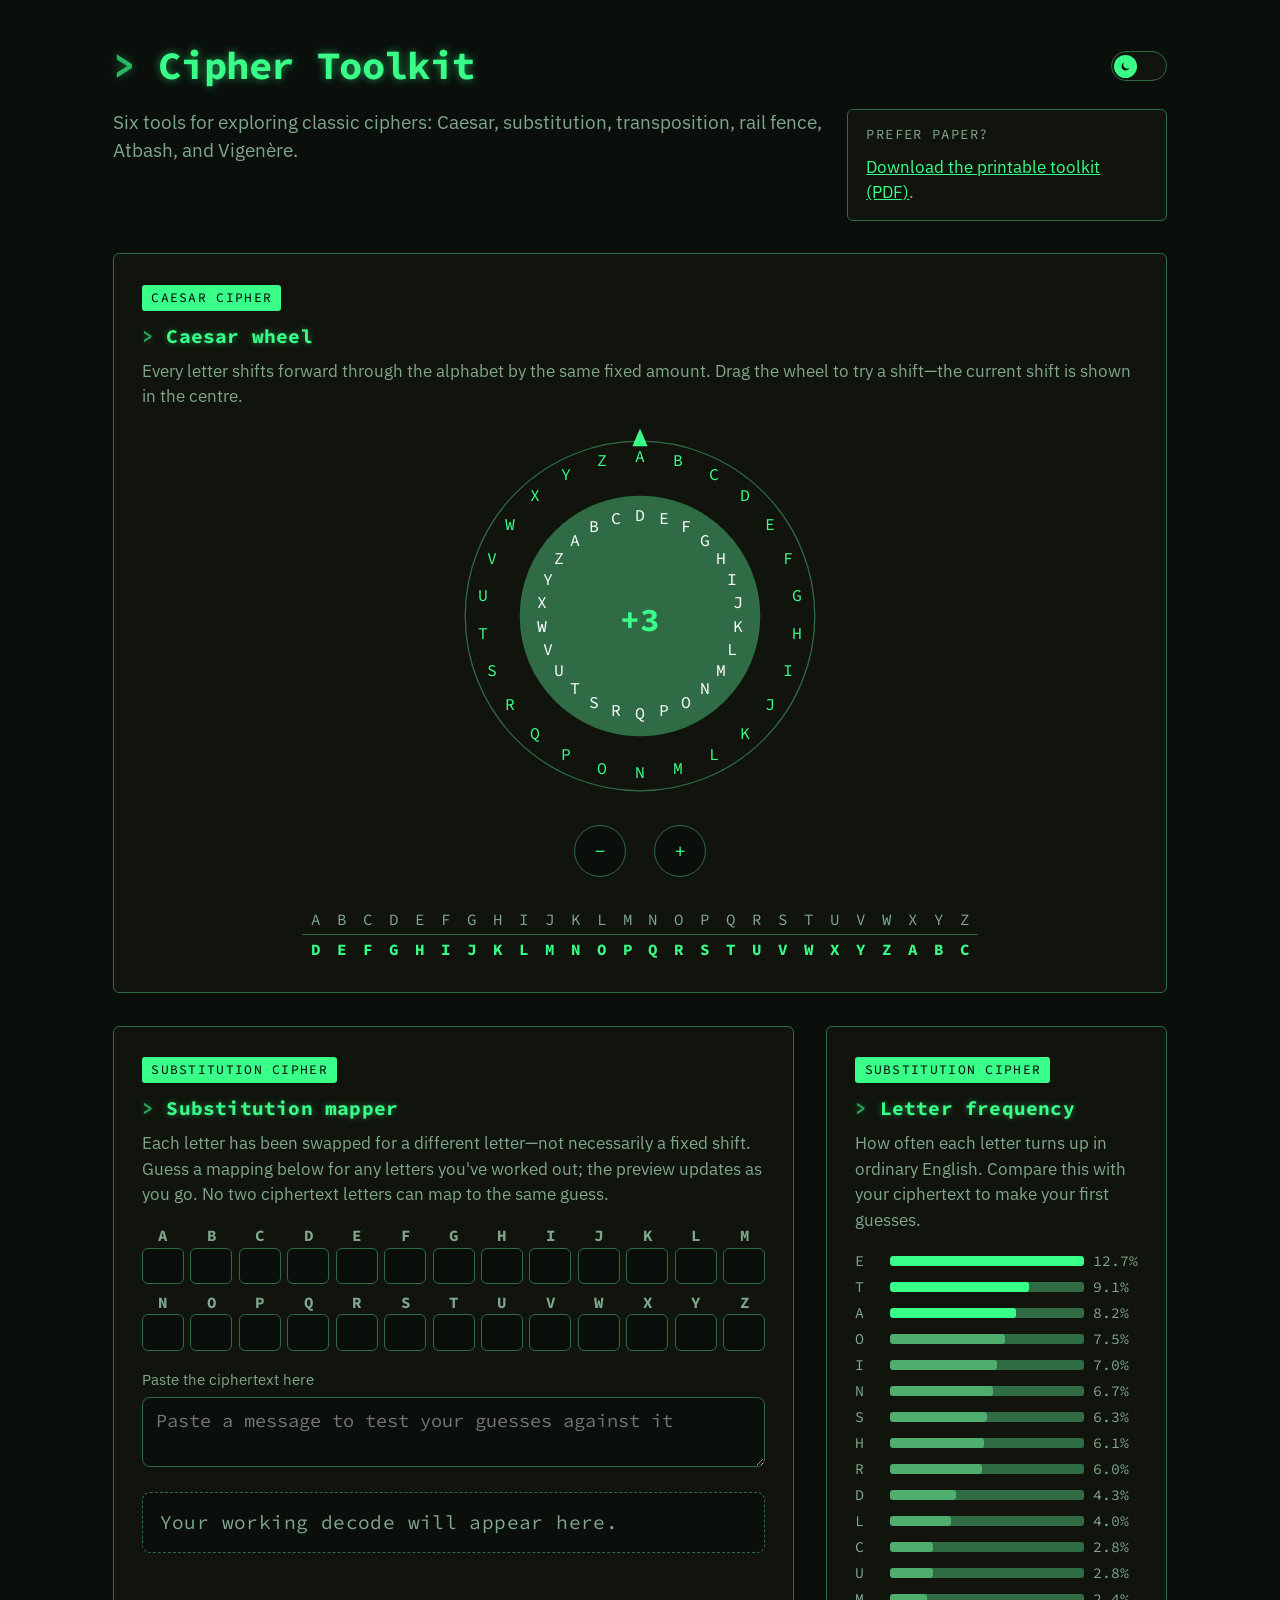
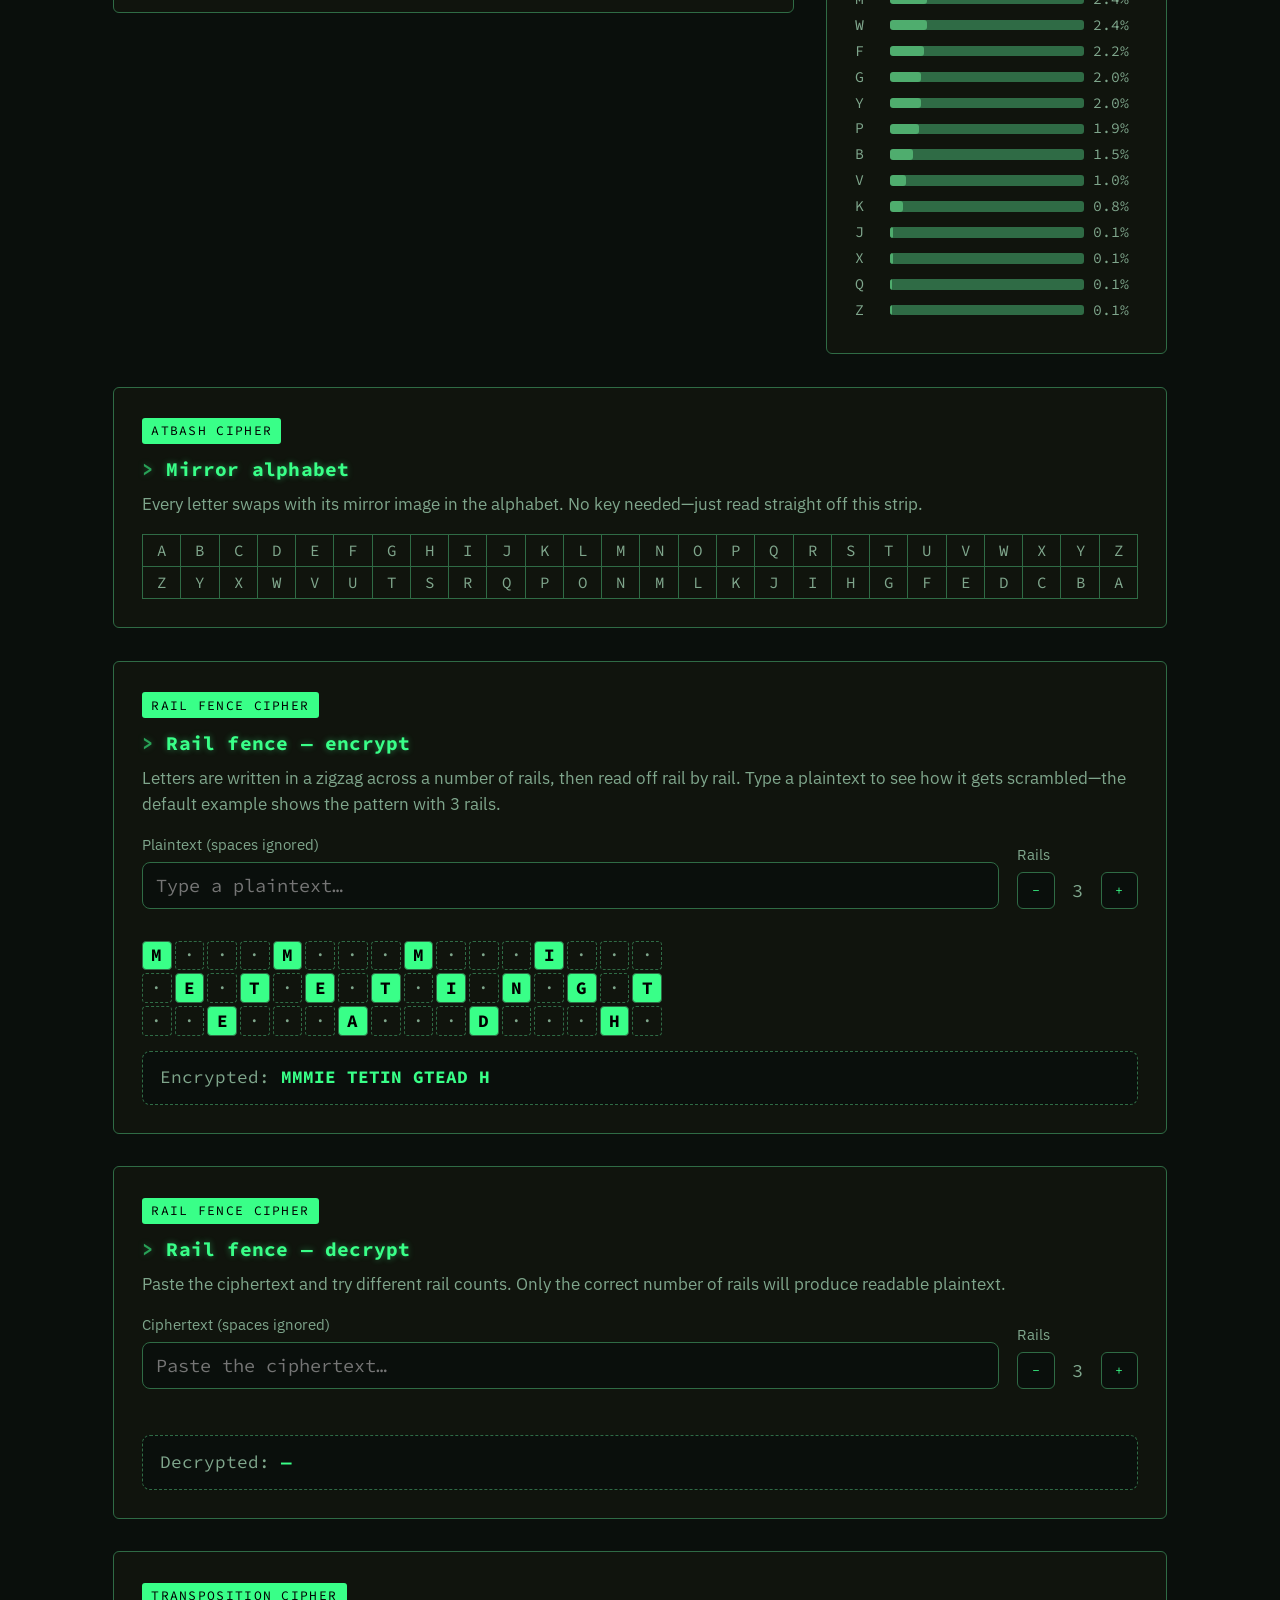
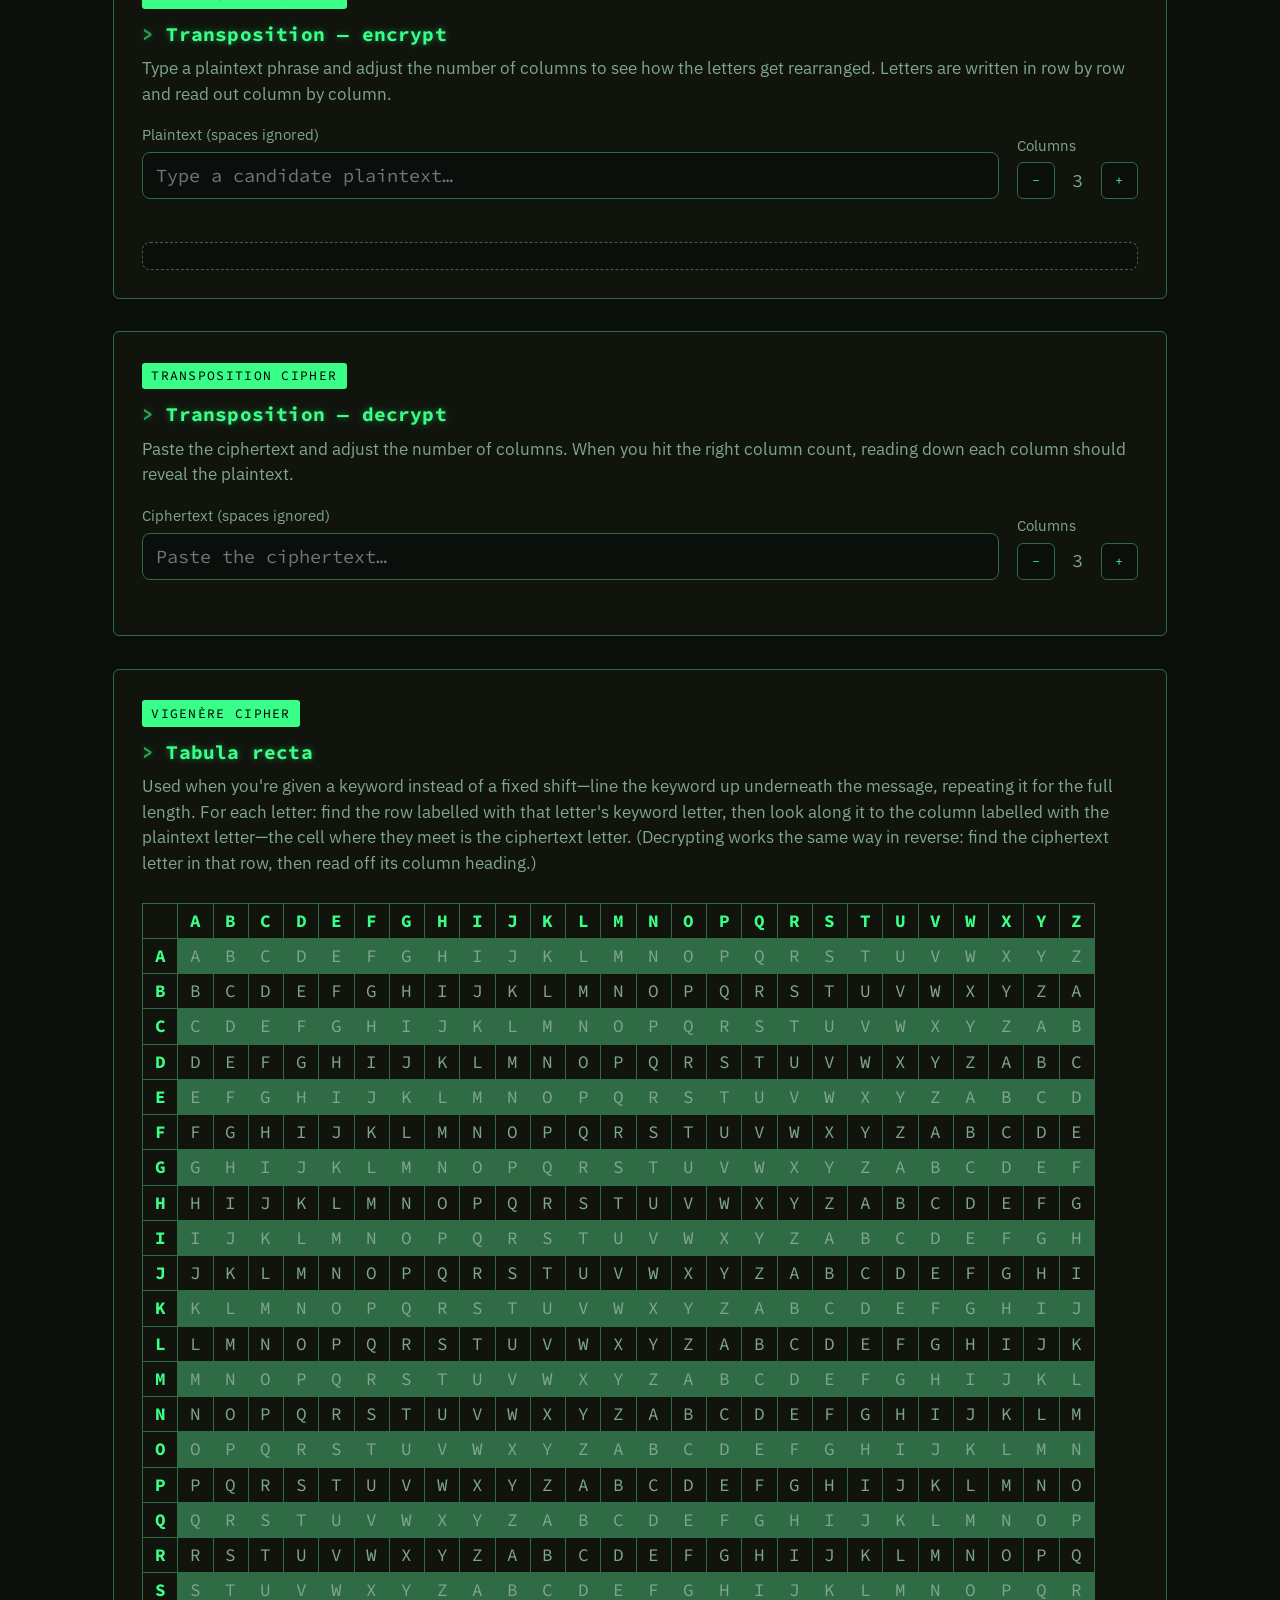
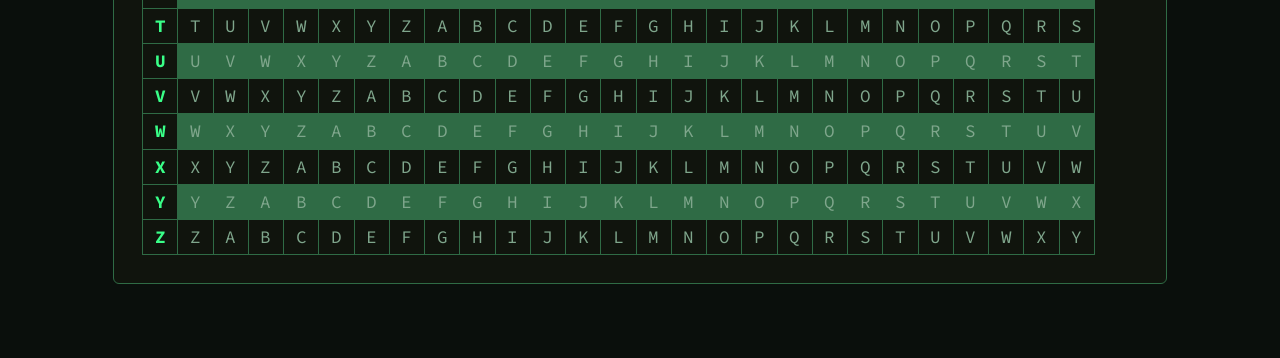
<file: index.html>
<!doctype html>
<html lang="en">
<head>
<meta charset="utf-8">
<meta name="viewport" content="width=device-width, initial-scale=1">
<title>Cipher Toolkit</title>
<link rel="icon" type="image/svg+xml" href="data:image/svg+xml,<svg xmlns='http://www.w3.org/2000/svg' viewBox='0 0 100 100'><text x='50' y='50' text-anchor='middle' dominant-baseline='central' font-family='monospace' font-size='110' font-weight='bold'>></text></svg>">
<link rel="preconnect" href="https://fonts.googleapis.com">
<link rel="preconnect" href="https://fonts.gstatic.com" crossorigin>
<link href="https://fonts.googleapis.com/css2?family=IBM+Plex+Sans:wght@400;600;700&family=Source+Code+Pro:wght@400;600;700&display=swap" rel="stylesheet">
<script>
  (function(){
    var saved = localStorage.getItem("cipherToolkitTheme");
    if(saved === "amber"){
      document.documentElement.setAttribute("data-theme", "amber");
    }
  })();
</script>
<link rel="stylesheet" href="cipher_toolkit.css">
</head>
<body>
<main>

  <div class="page-header">
    <div class="title-row">
      <h1>Cipher Toolkit</h1>
      <button type="button" id="themeSwitch" class="theme-switch" aria-pressed="false" aria-label="Switch between green and amber dark themes">
        <span class="theme-switch-track">
          <span class="theme-switch-knob">
            <svg viewBox="0 0 16 16" width="11" height="11" aria-hidden="true">
              <path d="M14 9.5A6 6 0 1 1 6.5 2 4.8 4.8 0 0 0 14 9.5z" fill="var(--on-accent)"/>
            </svg>
          </span>
        </span>
      </button>
    </div>
    <div class="header-bottom">
      <p class="lede">Six tools for exploring classic ciphers: Caesar, substitution, transposition, rail fence, Atbash, and Vigen&egrave;re.</p>
      <div class="paper-callout">
        <p class="callout-label">Prefer paper?</p>
        <p><a href="./Cipher_Toolkit_Printable.pdf">Download the printable toolkit (PDF)</a>.</p>
      </div>
    </div>
  </div>

  <div class="toolkit-grid">

    <!-- ===================== CAESAR WHEEL ===================== -->
    <section class="card area-wheel">
      <span class="tag">Caesar cipher</span>
      <h2>Caesar wheel</h2>
      <p class="help">Every letter shifts forward through the alphabet by the same fixed amount. Drag the wheel to try a shift&mdash;the current shift is shown in the centre.</p>

      <div class="wheel-wrap">
        <svg id="wheelSvg" viewBox="0 0 300 300">
          <circle cx="150" cy="150" r="138" fill="none" class="wheel-hairline" stroke-width="1"/>
          <circle cx="150" cy="150" r="95" class="wheel-disc" />
          <g id="outerRingGroup"></g>
          <g id="innerRingGroup"></g>
          <polygon points="150,2 144,16 156,16" class="wheel-pointer" />
        </svg>

        <div class="wheel-controls">
          <button id="shiftDown" aria-label="Decrease shift">&minus;</button>
          <button id="shiftUp" aria-label="Increase shift">+</button>
        </div>

        <div class="mapping-row">
          <table class="alpha-map" id="mapTable"></table>
        </div>
      </div>
    </section>

    <!-- ===================== SUBSTITUTION MAPPER ===================== -->
    <section class="card area-sub">
      <span class="tag">Substitution cipher</span>
      <h2>Substitution mapper</h2>
      <p class="help">Each letter has been swapped for a different letter&mdash;not necessarily a fixed shift. Guess a mapping below for any letters you've worked out; the preview updates as you go. No two ciphertext letters can map to the same guess.</p>

      <div class="sub-grid" id="subGrid"></div>

      <label class="field-label" for="subCipherInput">Paste the ciphertext here</label>
      <textarea id="subCipherInput" rows="2" placeholder="Paste a message to test your guesses against it"></textarea>

      <div class="preview-box" id="subPreview">Your working decode will appear here.</div>
      <div class="collision-note" id="subCollisionNote"></div>
    </section>

    <!-- ===================== LETTER FREQUENCY ===================== -->
    <section class="card area-freq">
      <span class="tag">Substitution cipher</span>
      <h2>Letter frequency</h2>
      <p class="help">How often each letter turns up in ordinary English. Compare this with your ciphertext to make your first guesses.</p>
      <div id="freqChart"></div>
    </section>

    <!-- ===================== ATBASH ===================== -->
    <section class="card area-atbash">
      <span class="tag">Atbash cipher</span>
      <h2>Mirror alphabet</h2>
      <p class="help">Every letter swaps with its mirror image in the alphabet. No key needed&mdash;just read straight off this strip.</p>
      <table class="atbash-table" id="atbashTable"></table>
    </section>

    <!-- ===================== RAIL FENCE ENCRYPT ===================== -->
    <section class="card area-rail-enc">
      <span class="tag">Rail fence cipher</span>
      <h2>Rail fence &mdash; encrypt</h2>
      <p class="help">Letters are written in a zigzag across a number of rails, then read off rail by rail. Type a plaintext to see how it gets scrambled&mdash;the default example shows the pattern with 3 rails.</p>

      <div class="trans-controls">
        <div>
          <label class="field-label" for="railEncInput">Plaintext (spaces ignored)</label>
          <input type="text" id="railEncInput" placeholder="Type a plaintext&hellip;">
        </div>
        <div>
          <label class="field-label">Rails</label>
          <div class="rows-stepper">
            <button id="railEncDown" aria-label="Fewer rails">&minus;</button>
            <span id="railEncValue">3</span>
            <button id="railEncUp" aria-label="More rails">+</button>
          </div>
        </div>
      </div>

      <div class="rail-demo-scroll">
        <div id="railEncGrid"></div>
      </div>
      <div class="rail-readout">
        Encrypted: <strong id="railEncReadout">&mdash;</strong>
      </div>
    </section>

    <!-- ===================== RAIL FENCE DECRYPT ===================== -->
    <section class="card area-rail-dec">
      <span class="tag">Rail fence cipher</span>
      <h2>Rail fence &mdash; decrypt</h2>
      <p class="help">Paste the ciphertext and try different rail counts. Only the correct number of rails will produce readable plaintext.</p>

      <div class="trans-controls">
        <div>
          <label class="field-label" for="railDecInput">Ciphertext (spaces ignored)</label>
          <input type="text" id="railDecInput" placeholder="Paste the ciphertext&hellip;">
        </div>
        <div>
          <label class="field-label">Rails</label>
          <div class="rows-stepper">
            <button id="railDecDown" aria-label="Fewer rails">&minus;</button>
            <span id="railDecValue">3</span>
            <button id="railDecUp" aria-label="More rails">+</button>
          </div>
        </div>
      </div>

      <div class="rail-demo-scroll">
        <div id="railDecGrid"></div>
      </div>

      <div class="rail-readout">
        Decrypted: <strong id="railDecReadout">&mdash;</strong>
      </div>
    </section>

    <!-- ===================== TRANSPOSITION ENCRYPT ===================== -->
    <section class="card area-trans-enc">
      <span class="tag">Transposition cipher</span>
      <h2>Transposition &mdash; encrypt</h2>
      <p class="help">Type a plaintext phrase and adjust the number of columns to see how the letters get rearranged. Letters are written in row by row and read out column by column.</p>

      <div class="trans-controls">
        <div>
          <label class="field-label" for="transEncInput">Plaintext (spaces ignored)</label>
          <input type="text" id="transEncInput" placeholder="Type a candidate plaintext&hellip;">
        </div>
        <div>
          <label class="field-label">Columns</label>
          <div class="rows-stepper">
            <button id="transEncColsDown" aria-label="Fewer columns">&minus;</button>
            <span id="transEncColsValue">3</span>
            <button id="transEncColsUp" aria-label="More columns">+</button>
          </div>
        </div>
      </div>
      <div class="trans-grid-scroll"><div id="transEncGrid"></div></div>
      <div class="rail-readout" id="transEncReadout" style="margin-top:0.8rem;"></div>
    </section>

    <!-- ===================== TRANSPOSITION DECRYPT ===================== -->
    <section class="card area-trans-dec">
      <span class="tag">Transposition cipher</span>
      <h2>Transposition &mdash; decrypt</h2>
      <p class="help">Paste the ciphertext and adjust the number of columns. When you hit the right column count, reading down each column should reveal the plaintext.</p>

      <div class="trans-controls">
        <div>
          <label class="field-label" for="transDecInput">Ciphertext (spaces ignored)</label>
          <input type="text" id="transDecInput" placeholder="Paste the ciphertext&hellip;">
        </div>
        <div>
          <label class="field-label">Columns</label>
          <div class="rows-stepper">
            <button id="transDecColsDown" aria-label="Fewer columns">&minus;</button>
            <span id="transDecColsValue">3</span>
            <button id="transDecColsUp" aria-label="More columns">+</button>
          </div>
        </div>
      </div>
      <div class="trans-grid-scroll"><div id="transDecGrid"></div></div>
    </section>

    <!-- ===================== VIGENÈRE ===================== -->
    <section class="card area-vigenere">
      <span class="tag">Vigen&egrave;re cipher</span>
      <h2>Tabula recta</h2>
      <p class="help">Used when you're given a keyword instead of a fixed shift&mdash;line the keyword up underneath the message, repeating it for the full length. For each letter: find the row labelled with that letter's keyword letter, then look along it to the column labelled with the plaintext letter&mdash;the cell where they meet is the ciphertext letter. (Decrypting works the same way in reverse: find the ciphertext letter in that row, then read off its column heading.)</p>
      <div class="vigenere-scroll">
        <table class="vigenere-table" id="vigenereTable"></table>
      </div>
    </section>

  </div>

</main>

<script src="cipher_toolkit.js"></script>
</body>
</html>
</file>
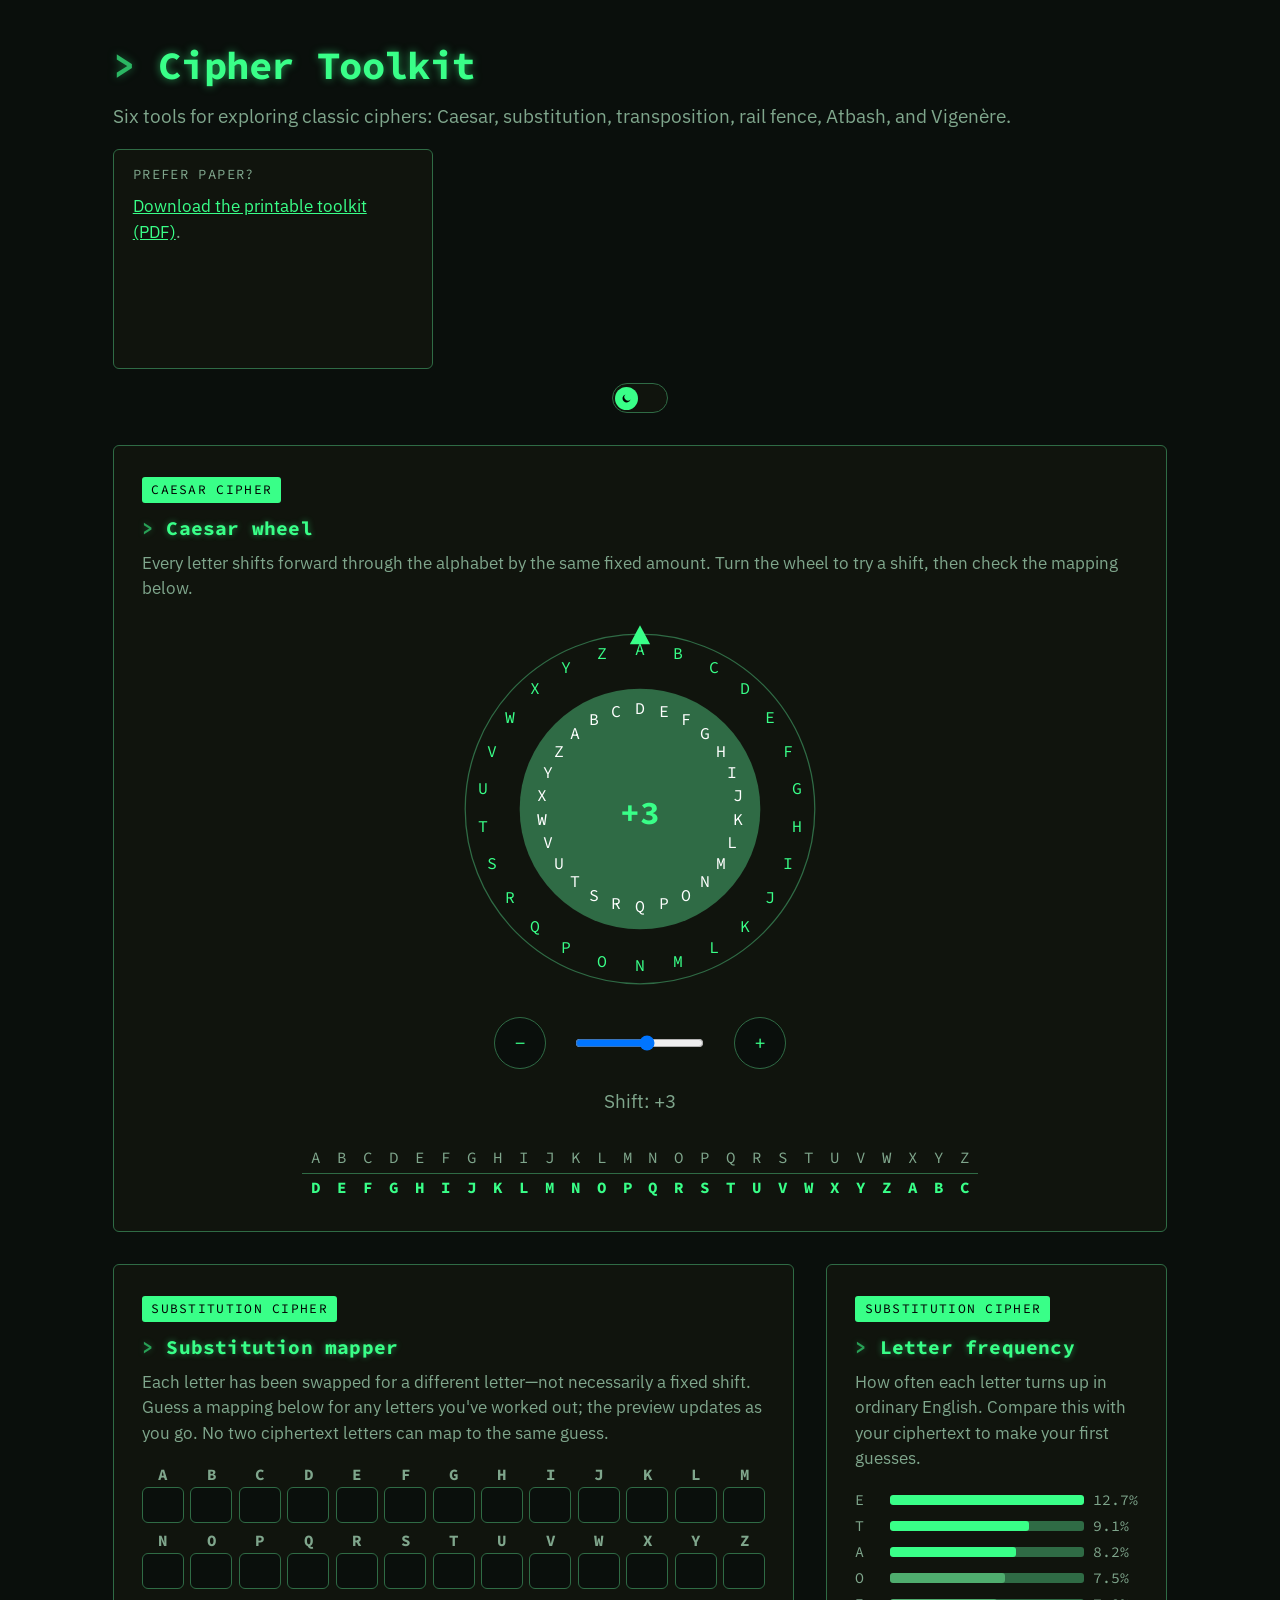
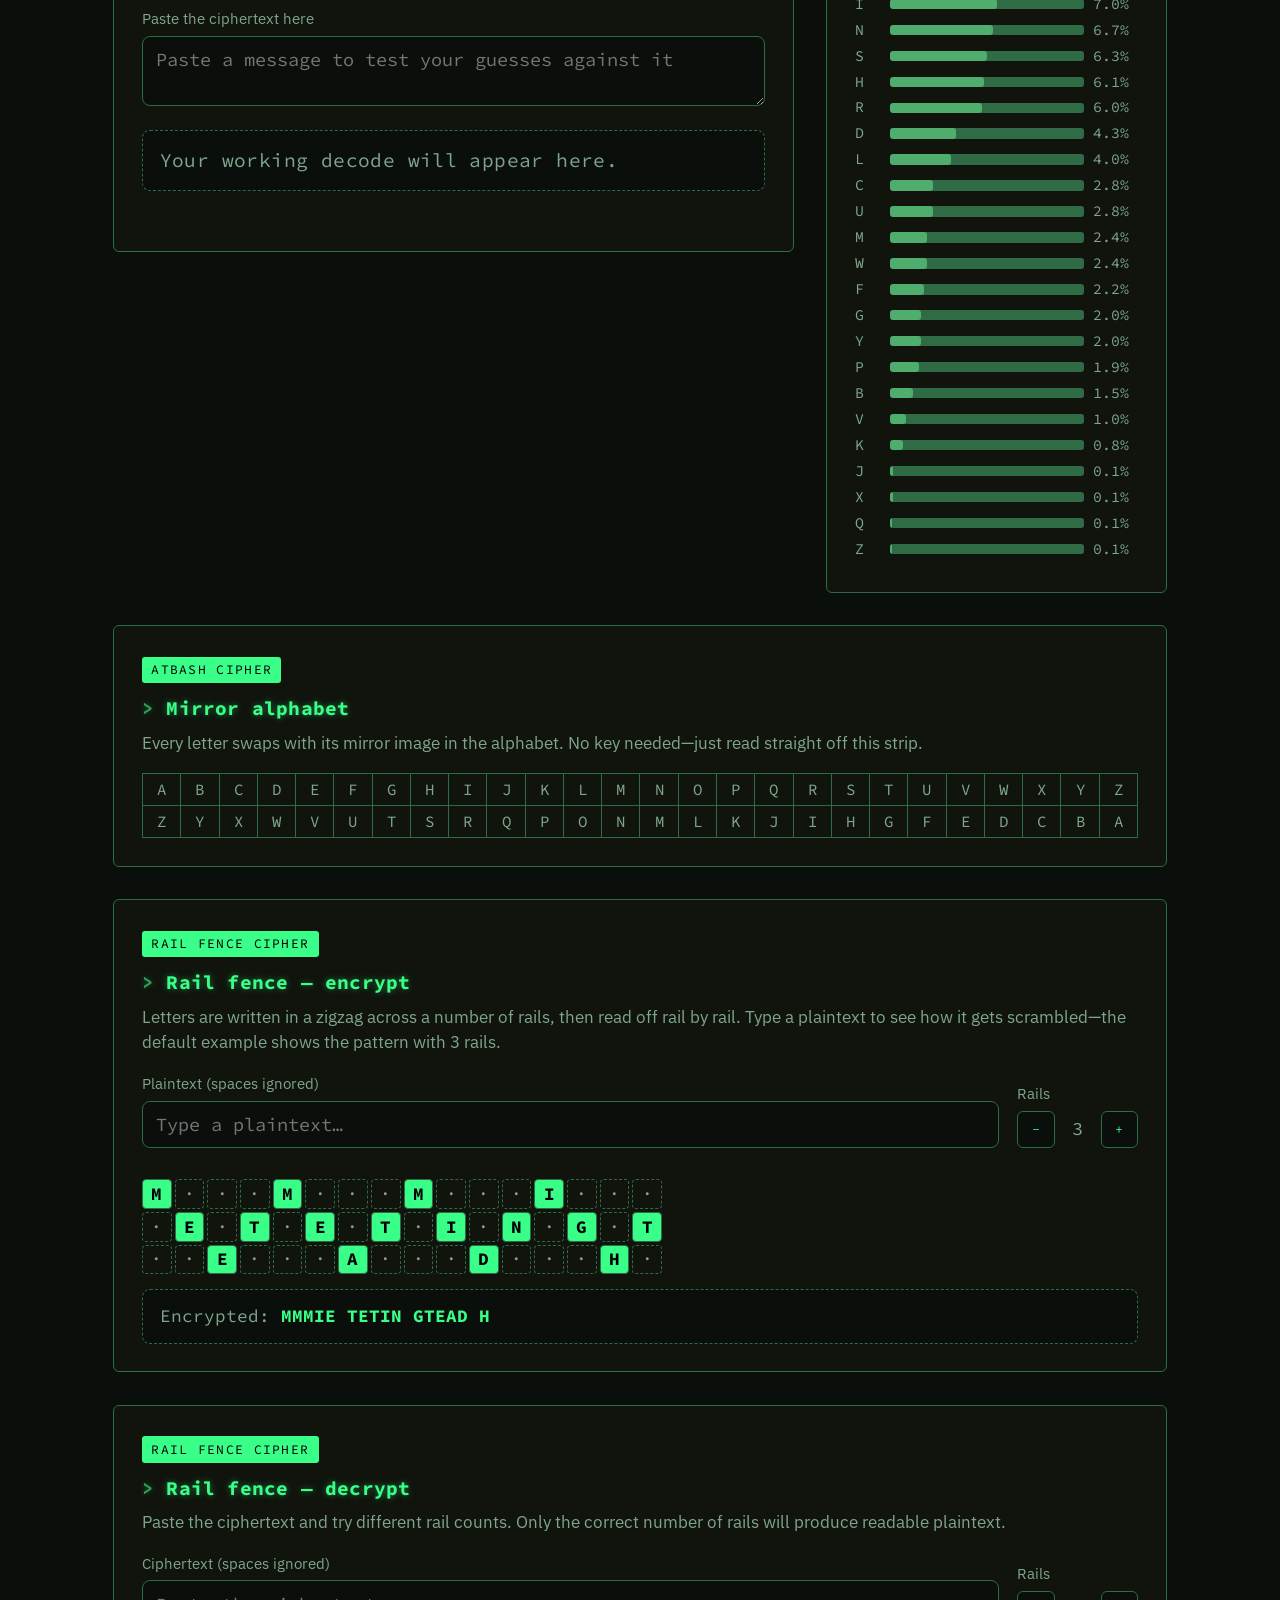
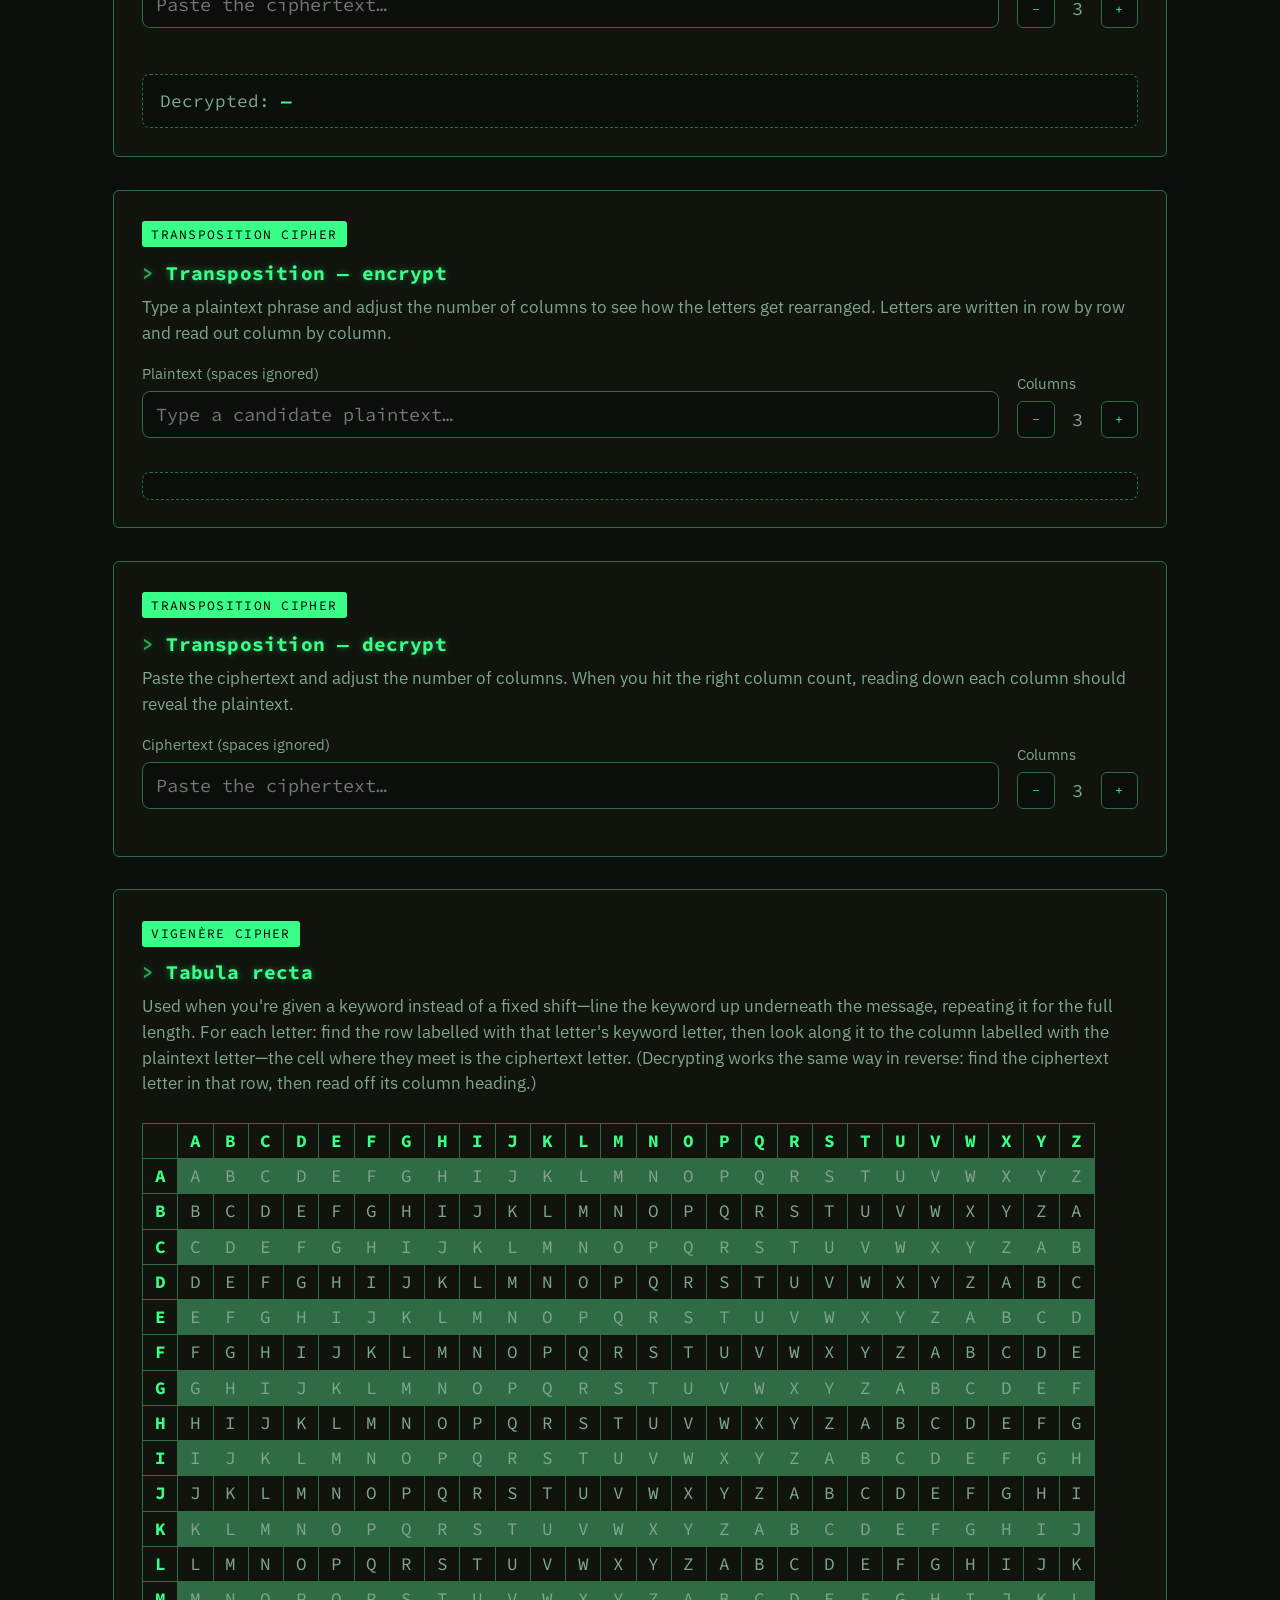
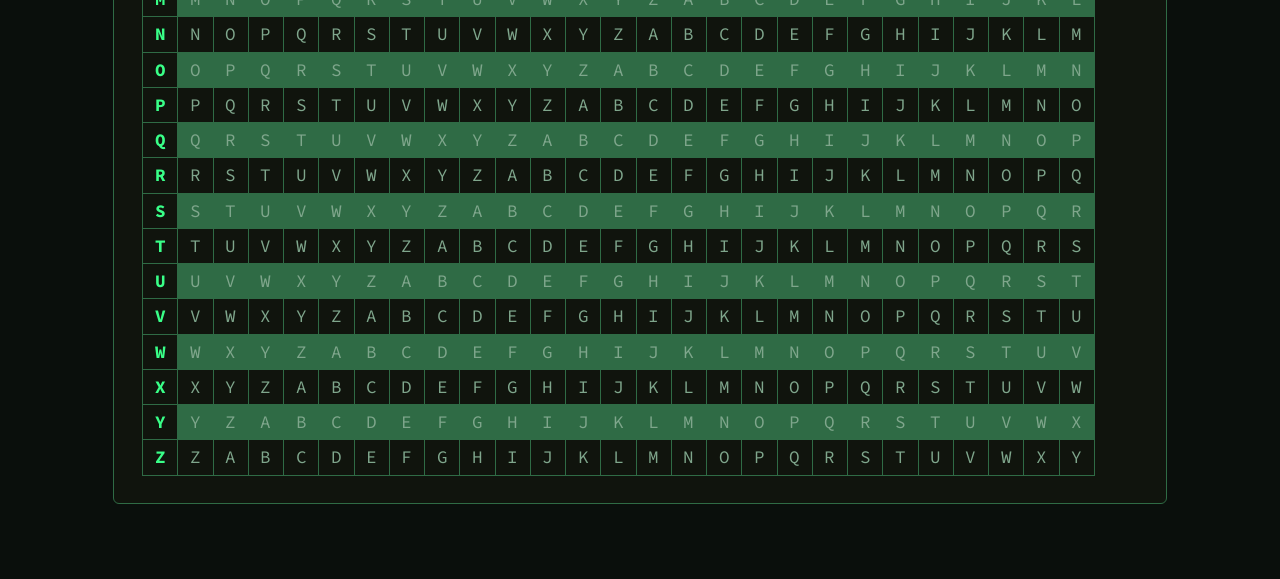
<file: cipher_toolkit.html>
<!doctype html>
<html lang="en">
<head>
<meta charset="utf-8">
<meta name="viewport" content="width=device-width, initial-scale=1">
<title>Cipher Toolkit</title>
<link rel="preconnect" href="https://fonts.googleapis.com">
<link rel="preconnect" href="https://fonts.gstatic.com" crossorigin>
<link href="https://fonts.googleapis.com/css2?family=IBM+Plex+Sans:wght@400;600;700&family=Source+Code+Pro:wght@400;600;700&display=swap" rel="stylesheet">
<script>
  (function(){
    var saved = localStorage.getItem("cipherToolkitTheme");
    if(saved === "amber"){
      document.documentElement.setAttribute("data-theme", "amber");
    }
  })();
</script>
<link rel="stylesheet" href="cipher_toolkit.css">
</head>
<body>
<main>

  <div class="page-header">
    <div class="intro">
      <h1>Cipher Toolkit</h1>
      <p class="lede">Six tools for exploring classic ciphers: Caesar, substitution, transposition, rail fence, Atbash, and Vigen&egrave;re.</p>
    </div>
    <div class="paper-callout">
      <p class="callout-label">Prefer paper?</p>
      <p><a href="./Cipher_Toolkit_Printable.pdf">Download the printable toolkit (PDF)</a>.</p>
    </div>
    <button type="button" id="themeSwitch" class="theme-switch" aria-pressed="false" aria-label="Switch between green and amber dark themes">
      <span class="theme-switch-track">
        <span class="theme-switch-knob">
          <svg viewBox="0 0 16 16" width="11" height="11" aria-hidden="true">
            <path d="M14 9.5A6 6 0 1 1 6.5 2 4.8 4.8 0 0 0 14 9.5z" fill="var(--on-accent)"/>
          </svg>
        </span>
      </span>
    </button>
  </div>

  <div class="toolkit-grid">

    <!-- ===================== CAESAR WHEEL ===================== -->
    <section class="card area-wheel">
      <span class="tag">Caesar cipher</span>
      <h2>Caesar wheel</h2>
      <p class="help">Every letter shifts forward through the alphabet by the same fixed amount. Turn the wheel to try a shift, then check the mapping below.</p>

      <div class="wheel-wrap">
        <svg id="wheelSvg" viewBox="0 0 300 300">
          <circle cx="150" cy="150" r="138" fill="none" class="wheel-hairline" stroke-width="1"/>
          <circle cx="150" cy="150" r="95" class="wheel-disc" />
          <g id="outerRingGroup"></g>
          <g id="innerRingGroup"></g>
          <polygon points="150,5 142,20 158,20" class="wheel-pointer" />
        </svg>

        <div class="wheel-controls">
          <button id="shiftDown" aria-label="Decrease shift">&minus;</button>
          <input type="range" id="shiftSlider" min="-25" max="25" value="3" step="1" aria-label="Caesar shift amount">
          <button id="shiftUp" aria-label="Increase shift">+</button>
        </div>

        <div class="shift-readout">
          <div id="shiftLabel">Shift: +3</div>
          <div class="equiv" id="shiftEquiv"></div>
        </div>

        <div class="mapping-row">
          <table class="alpha-map" id="mapTable"></table>
        </div>
      </div>
    </section>

    <!-- ===================== SUBSTITUTION MAPPER ===================== -->
    <section class="card area-sub">
      <span class="tag">Substitution cipher</span>
      <h2>Substitution mapper</h2>
      <p class="help">Each letter has been swapped for a different letter&mdash;not necessarily a fixed shift. Guess a mapping below for any letters you've worked out; the preview updates as you go. No two ciphertext letters can map to the same guess.</p>

      <div class="sub-grid" id="subGrid"></div>

      <label class="field-label" for="subCipherInput">Paste the ciphertext here</label>
      <textarea id="subCipherInput" rows="2" placeholder="Paste a message to test your guesses against it"></textarea>

      <div class="preview-box" id="subPreview">Your working decode will appear here.</div>
      <div class="collision-note" id="subCollisionNote"></div>
    </section>

    <!-- ===================== LETTER FREQUENCY ===================== -->
    <section class="card area-freq">
      <span class="tag">Substitution cipher</span>
      <h2>Letter frequency</h2>
      <p class="help">How often each letter turns up in ordinary English. Compare this with your ciphertext to make your first guesses.</p>
      <div id="freqChart"></div>
    </section>

    <!-- ===================== ATBASH ===================== -->
    <section class="card area-atbash">
      <span class="tag">Atbash cipher</span>
      <h2>Mirror alphabet</h2>
      <p class="help">Every letter swaps with its mirror image in the alphabet. No key needed&mdash;just read straight off this strip.</p>
      <table class="atbash-table" id="atbashTable"></table>
    </section>

    <!-- ===================== RAIL FENCE ENCRYPT ===================== -->
    <section class="card area-rail-enc">
      <span class="tag">Rail fence cipher</span>
      <h2>Rail fence &mdash; encrypt</h2>
      <p class="help">Letters are written in a zigzag across a number of rails, then read off rail by rail. Type a plaintext to see how it gets scrambled&mdash;the default example shows the pattern with 3 rails.</p>

      <div class="trans-controls">
        <div>
          <label class="field-label" for="railEncInput">Plaintext (spaces ignored)</label>
          <input type="text" id="railEncInput" placeholder="Type a plaintext&hellip;">
        </div>
        <div>
          <label class="field-label">Rails</label>
          <div class="rows-stepper">
            <button id="railEncDown" aria-label="Fewer rails">&minus;</button>
            <span id="railEncValue">3</span>
            <button id="railEncUp" aria-label="More rails">+</button>
          </div>
        </div>
      </div>

      <div class="rail-demo-scroll">
        <div id="railEncGrid"></div>
      </div>
      <div class="rail-readout">
        Encrypted: <strong id="railEncReadout">&mdash;</strong>
      </div>
    </section>

    <!-- ===================== RAIL FENCE DECRYPT ===================== -->
    <section class="card area-rail-dec">
      <span class="tag">Rail fence cipher</span>
      <h2>Rail fence &mdash; decrypt</h2>
      <p class="help">Paste the ciphertext and try different rail counts. Only the correct number of rails will produce readable plaintext.</p>

      <div class="trans-controls">
        <div>
          <label class="field-label" for="railDecInput">Ciphertext (spaces ignored)</label>
          <input type="text" id="railDecInput" placeholder="Paste the ciphertext&hellip;">
        </div>
        <div>
          <label class="field-label">Rails</label>
          <div class="rows-stepper">
            <button id="railDecDown" aria-label="Fewer rails">&minus;</button>
            <span id="railDecValue">3</span>
            <button id="railDecUp" aria-label="More rails">+</button>
          </div>
        </div>
      </div>

      <div class="rail-demo-scroll">
        <div id="railDecGrid"></div>
      </div>

      <div class="rail-readout">
        Decrypted: <strong id="railDecReadout">&mdash;</strong>
      </div>
    </section>

    <!-- ===================== TRANSPOSITION ENCRYPT ===================== -->
    <section class="card area-trans-enc">
      <span class="tag">Transposition cipher</span>
      <h2>Transposition &mdash; encrypt</h2>
      <p class="help">Type a plaintext phrase and adjust the number of columns to see how the letters get rearranged. Letters are written in row by row and read out column by column.</p>

      <div class="trans-controls">
        <div>
          <label class="field-label" for="transEncInput">Plaintext (spaces ignored)</label>
          <input type="text" id="transEncInput" placeholder="Type a candidate plaintext&hellip;">
        </div>
        <div>
          <label class="field-label">Columns</label>
          <div class="rows-stepper">
            <button id="transEncColsDown" aria-label="Fewer columns">&minus;</button>
            <span id="transEncColsValue">3</span>
            <button id="transEncColsUp" aria-label="More columns">+</button>
          </div>
        </div>
      </div>
      <div id="transEncGrid"></div>
      <div class="rail-readout" id="transEncReadout" style="margin-top:0.8rem;"></div>
    </section>

    <!-- ===================== TRANSPOSITION DECRYPT ===================== -->
    <section class="card area-trans-dec">
      <span class="tag">Transposition cipher</span>
      <h2>Transposition &mdash; decrypt</h2>
      <p class="help">Paste the ciphertext and adjust the number of columns. When you hit the right column count, reading down each column should reveal the plaintext.</p>

      <div class="trans-controls">
        <div>
          <label class="field-label" for="transDecInput">Ciphertext (spaces ignored)</label>
          <input type="text" id="transDecInput" placeholder="Paste the ciphertext&hellip;">
        </div>
        <div>
          <label class="field-label">Columns</label>
          <div class="rows-stepper">
            <button id="transDecColsDown" aria-label="Fewer columns">&minus;</button>
            <span id="transDecColsValue">3</span>
            <button id="transDecColsUp" aria-label="More columns">+</button>
          </div>
        </div>
      </div>
      <div id="transDecGrid"></div>
    </section>

    <!-- ===================== VIGENÈRE ===================== -->
    <section class="card area-vigenere">
      <span class="tag">Vigen&egrave;re cipher</span>
      <h2>Tabula recta</h2>
      <p class="help">Used when you're given a keyword instead of a fixed shift&mdash;line the keyword up underneath the message, repeating it for the full length. For each letter: find the row labelled with that letter's keyword letter, then look along it to the column labelled with the plaintext letter&mdash;the cell where they meet is the ciphertext letter. (Decrypting works the same way in reverse: find the ciphertext letter in that row, then read off its column heading.)</p>
      <div class="vigenere-scroll">
        <table class="vigenere-table" id="vigenereTable"></table>
      </div>
    </section>

  </div>

</main>

<script src="cipher_toolkit.js"></script>
</body>
</html>
</file>
<file: cipher_toolkit.css>
/* ===========================================================
     Cipher Toolkit styles.

     Layout: .toolkit-grid arranges the six cipher cards. Below 900px
     it's a single stacked column; above that, named grid areas (see
     .area-* rules) move things into a two-column layout so the wide
     cards (wheel, transposition, rail fence, atbash, vigenere) span
     full width while substitution and frequency sit side by side.

     Colour palette: two terminal/phosphor themes (green and amber),
     switched via [data-theme] on <html>. Both share the same near-
     black background; only the accent hue differs, like a real
     monochrome CRT. Contrast ratios were checked against WCAG, not
     just eyeballed - see the comments below each theme block.

     --paper / --paper-raised : page / card background (shared, both themes)
     --ink                    : bright accent - headings, active states, filled cells
     --ink-soft               : muted body text
     --brass / --rule         : dim border/divider tone
     --warn                   : error/collision state - fixed red in both themes,
                                 since error states benefit from a consistent,
                                 instantly-recognisable colour rather than
                                 matching the current theme
     --on-accent              : text colour for sitting on a bright accent fill
     --mid                    : a middle brightness, between --rule (dim) and
                                 --ink (bright) - used where two different
                                 intensities need to be told apart against the
                                 same background (e.g. the frequency bars)
     =========================================================== */
  :root{
    --paper:#0A0F0C;
    --paper-raised:#10140D;
    --ink:#39FF88;          /* ~10.6:1 against --paper */
    --ink-soft:#7FA68C;     /* ~7.1:1 against --paper */
    --brass:#2F6B45;        /* ~3.1:1 against --paper - meets the UI-boundary minimum */
    --rule:#2F6B45;
    --mid:#4FAD6E;          /* ~5.7:1 against --paper - sits between --rule and --ink */
    --warn:#FF5C5C;         /* ~6.4:1 against --paper */
    --on-accent:#000;
    --radius:6px;
  }

  [data-theme="amber"]{
    --ink:#FFB000;          /* ~10.6:1 against --paper */
    --ink-soft:#C9A06B;     /* ~8:1 against --paper */
    --brass:#7A5C2E;        /* ~3.1:1 against --paper */
    --rule:#7A5C2E;
    --mid:#C8902F;          /* ~5.8:1 against --paper */
  }

  html{ font-size:116%; }

  *{ box-sizing:border-box; }

  body{
    margin:0;
    background:var(--paper);
    color:var(--ink-soft);
    font-family:"IBM Plex Sans","Helvetica Neue",Arial,sans-serif;
    line-height:1.5;
    -webkit-font-smoothing:antialiased;
  }

  main{
    max-width:1100px;
    margin:0 auto;
    padding:2rem 1.25rem 4rem;
  }

  .page-header{
    display:flex;
    flex-direction:column;
    gap:0.75rem;
    margin-bottom:0.25rem;
  }

  .title-row{
    display:flex;
    align-items:center;
    justify-content:space-between;
    gap:1rem;
  }

  .title-row h1{
    margin:0;
  }

  .header-bottom{
    display:flex;
    flex-wrap:wrap;
    gap:1rem;
    align-items:flex-start;
  }

  .header-bottom .lede{
    flex:2 1 280px;
    margin:0;
  }

  .page-header .paper-callout{
    flex:1 1 220px;
    max-width:320px;
    background:var(--paper-raised);
    border:1px solid var(--rule);
    border-radius:var(--radius);
    padding:0.75rem 1rem;
    font-size:0.92rem;
    color:var(--ink-soft);
  }

  .page-header .paper-callout .callout-label{
    font-family:"Source Code Pro",monospace;
    font-size:0.75rem;
    letter-spacing:0.1em;
    text-transform:uppercase;
    color:var(--ink-soft);
    margin:0 0 0.5rem;
  }

  .page-header .paper-callout p{ margin:0; }

  .theme-switch{
    background:none;
    border:none;
    padding:0;
    cursor:pointer;
    flex:0 0 auto;
    align-self:center;
  }

  .theme-switch-track{
    width:3rem;
    height:1.6rem;
    border-radius:999px;
    background:var(--paper-raised);
    border:1px solid var(--rule);
    display:flex;
    align-items:center;
    padding:2px;
  }

  .theme-switch-knob{
    width:1.25rem;
    height:1.25rem;
    border-radius:50%;
    background:var(--ink);
    display:flex;
    align-items:center;
    justify-content:center;
    font-size:0.75rem;
    transition:transform 200ms ease;
    transform:translateX(0);
  }

  .theme-switch[aria-pressed="true"] .theme-switch-knob{
    transform:translateX(1.4rem);
  }

  @media (prefers-reduced-motion: reduce){
    .theme-switch-knob{ transition:none; }
  }

  .toolkit-grid{
    display:grid;
    grid-template-columns:1fr;
    grid-template-areas:
      "wheel"
      "sub"
      "freq"
      "atbash"
      "rail-enc"
      "rail-dec"
      "trans-enc"
      "trans-dec"
      "vigenere";
    gap:1.75rem;
    margin-top:1.75rem;
    align-items:start;
  }

  @media (min-width:900px){
    .toolkit-grid{
      grid-template-columns:2fr 1fr;
      grid-template-areas:
        "wheel wheel"
        "sub freq"
        "atbash atbash"
        "rail-enc rail-enc"
        "rail-dec rail-dec"
        "trans-enc trans-enc"
        "trans-dec trans-dec"
        "vigenere vigenere";
    }
  }

  .area-wheel{ grid-area:wheel; }
  .area-sub{ grid-area:sub; }
  .area-freq{ grid-area:freq; }
  .area-atbash{ grid-area:atbash; }
  .area-rail-enc{ grid-area:rail-enc; }
  .area-rail-dec{ grid-area:rail-dec; }
  .area-trans-enc{ grid-area:trans-enc; }
  .area-trans-dec{ grid-area:trans-dec; }
  .area-vigenere{ grid-area:vigenere; }

  h1{
    font-size:2.1rem;
    font-weight:700;
    margin:0 0 0.4rem;
    letter-spacing:-0.01em;
    font-family:"Source Code Pro",monospace;
    color:var(--ink);
    text-shadow:0 0 8px color-mix(in srgb, var(--ink) 55%, transparent);
  }

  h1::before{ content:"> "; opacity:0.7; }

  .lede{
    color:var(--ink-soft);
    margin:0 0 0.25rem;
  }

  .lede a{ color:var(--ink); }

  section.card{
    background:var(--paper-raised);
    border:1px solid var(--rule);
    border-radius:var(--radius);
    padding:1.5rem;
  }

  section.card h2{
    font-size:1.05rem;
    margin:0 0 0.15rem;
    letter-spacing:0.01em;
    font-family:"Source Code Pro",monospace;
    color:var(--ink);
    text-shadow:0 0 6px color-mix(in srgb, var(--ink) 45%, transparent);
  }

  section.card h2::before{ content:"> "; opacity:0.6; }

  .tag{
    display:inline-block;
    font-family:"Source Code Pro",monospace;
    font-size:0.7rem;
    letter-spacing:0.1em;
    text-transform:uppercase;
    color:var(--on-accent);
    background:var(--ink);
    padding:0.18rem 0.5rem;
    border-radius:3px;
    margin-bottom:0.6rem;
  }

  .card p.help{
    color:var(--ink-soft);
    font-size:0.92rem;
    margin:0.4rem 0 0.9rem;
  }

  /* ---------- Caesar wheel ---------- */
  .wheel-wrap{
    display:flex;
    flex-direction:column;
    align-items:center;
    gap:1rem;
  }

  #wheelSvg{
    width:min(380px, 90vw);
    height:min(380px, 90vw);
    cursor:grab;
    touch-action:none;
    user-select:none;
  }

  #wheelSvg.dragging{ cursor:grabbing; }

  .wheel-hairline{ stroke:var(--rule); }
  .wheel-disc{ fill:var(--brass); }
  .wheel-pointer{ fill:var(--ink); }

  .ring-letter{
    font-family:"Source Code Pro",monospace;
    font-size:13px;
    fill:var(--ink);
    text-anchor:middle;
    dominant-baseline:middle;
    pointer-events:none;
  }

  .ring-letter.inner{ fill:#fff; }

  .wheel-centre-label{
    font-family:"Source Code Pro",monospace;
    font-size:26px;
    font-weight:700;
    fill:var(--ink);
    text-anchor:middle;
    dominant-baseline:middle;
    pointer-events:none;
  }

  .wheel-controls{
    display:flex;
    align-items:center;
    justify-content:center;
    gap:1.5rem;
  }

  .wheel-controls button{
    font-family:"Source Code Pro",monospace;
    font-size:1.1rem;
    width:2.8rem;
    height:2.8rem;
    border-radius:50%;
    border:1px solid var(--brass);
    background:var(--paper);
    color:var(--ink);
    cursor:pointer;
    touch-action:manipulation;
  }

  .wheel-controls button:hover{ background:var(--ink); color:var(--on-accent); }

  .mapping-row{
    overflow-x:auto;
    margin-top:0.5rem;
  }

  table.alpha-map{
    border-collapse:collapse;
    font-family:"Source Code Pro",monospace;
    font-size:0.85rem;
    margin:0 auto;
  }

  table.alpha-map td{
    width:1.4rem;
    text-align:center;
    padding:0.15rem 0;
  }

  table.alpha-map tr:first-child td{
    color:var(--ink-soft);
    border-bottom:1px solid var(--rule);
  }

  table.alpha-map tr:last-child td{
    font-weight:700;
    color:var(--ink);
  }

  /* ---------- Substitution mapper ---------- */
  .sub-grid{
    display:grid;
    grid-template-columns:repeat(13, 1fr);
    gap:0.35rem;
    margin-bottom:1rem;
  }

  @media (max-width:480px){
    .sub-grid{ grid-template-columns:repeat(6, 1fr); }
  }

  .sub-cell{
    text-align:center;
  }

  .sub-cell .cipher-letter{
    font-family:"Source Code Pro",monospace;
    font-weight:700;
    font-size:0.85rem;
    color:var(--ink-soft);
  }

  .sub-cell input{
    width:100%;
    text-align:center;
    text-transform:uppercase;
    font-family:"Source Code Pro",monospace;
    font-size:1rem;
    padding:0.3rem 0;
    border:1px solid var(--rule);
    border-radius:6px;
    background:var(--paper);
    color:var(--ink);
  }

  .sub-cell input.collision{
    border-color:var(--warn);
    background:#2A1212;
  }

  textarea, input[type="text"]{
    width:100%;
    font-family:"Source Code Pro",monospace;
    font-size:1rem;
    padding:0.6rem 0.7rem;
    border:1px solid var(--rule);
    border-radius:8px;
    background:var(--paper);
    color:var(--ink);
    resize:vertical;
  }

  label.field-label{
    display:block;
    font-size:0.8rem;
    color:var(--ink-soft);
    margin-bottom:0.3rem;
  }

  .preview-box{
    margin-top:0.9rem;
    padding:0.8rem 0.9rem;
    background:var(--paper);
    border:1px dashed var(--rule);
    border-radius:8px;
    font-family:"Source Code Pro",monospace;
    font-size:1.05rem;
    letter-spacing:0.02em;
    min-height:1.6rem;
    word-break:break-word;
  }

  .preview-box .unmapped{
    color:var(--ink-soft);
    opacity:0.55;
  }

  .collision-note{
    color:var(--warn);
    font-size:0.85rem;
    margin-top:0.5rem;
    min-height:1.2rem;
  }

  /* ---------- Transposition grid ---------- */
  .trans-controls{
    display:flex;
    flex-wrap:wrap;
    gap:1rem;
    align-items:flex-end;
    margin-bottom:1rem;
  }

  .trans-controls > div{ flex:1; min-width:200px; }
  .trans-controls > div:has(.rows-stepper){ flex:0 0 auto; min-width:0; }

  .rows-stepper{
    display:flex;
    align-items:center;
    gap:0.5rem;
  }

  .rows-stepper button{
    font-family:"Source Code Pro",monospace;
    width:2rem; height:2rem;
    border-radius:6px;
    border:1px solid var(--brass);
    background:var(--paper);
    color:var(--ink);
    cursor:pointer;
  }

  .rows-stepper span{
    font-family:"Source Code Pro",monospace;
    min-width:1.5rem;
    text-align:center;
  }

  #transEncGrid, #transDecGrid{
    display:grid;
    gap:3px;
    margin-top:0.5rem;
    width:fit-content;
  }

  .trans-grid-scroll{
    overflow-x:auto;
  }

  .trans-cell{
    font-family:"Source Code Pro",monospace;
    font-size:0.95rem;
    text-align:center;
    background:var(--paper);
    border:1px solid var(--rule);
    border-radius:4px;
    aspect-ratio:1;
    display:flex;
    align-items:center;
    justify-content:center;
    min-width:1.6rem;
  }

  /* ---------- Static reference cards ---------- */

  .freq-row{
    display:grid;
    grid-template-columns:1.4rem 1fr 2.4rem;
    align-items:center;
    gap:0.5rem;
    font-family:"Source Code Pro",monospace;
    font-size:0.8rem;
    margin-bottom:0.2rem;
  }

  .freq-bar-track{
    background:var(--rule);
    border-radius:3px;
    height:0.55rem;
    overflow:hidden;
  }

  .freq-bar-fill{
    height:100%;
    background:var(--mid);
    border-radius:3px;
  }

  .freq-row:nth-child(-n+3) .freq-bar-fill{
    background:var(--ink);
  }

  .atbash-table{
    border-collapse:collapse;
    font-family:"Source Code Pro",monospace;
    font-size:0.85rem;
    width:100%;
  }

  .atbash-table td{
    text-align:center;
    padding:0.2rem 0;
    border:1px solid var(--rule);
  }

  .vigenere-scroll{
    overflow-x:auto;
  }

  table.vigenere-table{
    border-collapse:collapse;
    font-family:"Source Code Pro",monospace;
    font-size:0.95rem;
    margin-top:0.5rem;
  }

  table.vigenere-table td{
    width:1.9rem;
    height:1.9rem;
    text-align:center;
    border:1px solid var(--rule);
  }

  table.vigenere-table td.corner{
    background:var(--paper-raised);
  }

  table.vigenere-table td.col-head,
  table.vigenere-table td.row-head{
    font-weight:700;
    color:var(--ink);
    background:var(--paper-raised);
  }

  /* Zebra striping: every other data row gets a faint tint, so it's
     easier to track a row horizontally across 26 columns. */
  table.vigenere-table tr:nth-child(even) td:not(.row-head):not(.corner){
    background: var(--rule);
  }

  /* Hover guide: highlight the cell you're on, plus its row and column
     headers, so it's easy to see which row/column you're tracing.
     !important is needed on both, since the zebra-striping rule above
     is otherwise more specific and would silently win on striped rows. */
  table.vigenere-table td.vig-active{
    background: var(--ink) !important;
    color: var(--on-accent) !important;
    font-weight: 700;
  }

  table.vigenere-table td.head-active{
    background: var(--ink) !important;
    color: var(--on-accent) !important;
  }

  /* ---------- Rail fence demo ---------- */
  .rail-demo-scroll{
    overflow-x:auto;
  }

  #railEncGrid, #railDecGrid{
    display:grid;
    gap:3px;
    margin-top:0.7rem;
    width:fit-content;
  }

  .rail-cell{
    font-family:"Source Code Pro",monospace;
    font-size:0.95rem;
    text-align:center;
    background:var(--paper);
    border:1px solid var(--rule);
    border-radius:4px;
    aspect-ratio:1;
    min-width:1.6rem;
    display:flex;
    align-items:center;
    justify-content:center;
  }

  .rail-cell.filled{
    background:var(--ink);
    border-color:var(--brass);
    color:var(--on-accent);
    font-weight:700;
  }

  .rail-cell.empty{
    background:transparent;
    border:1px dashed var(--brass);
    color:var(--ink-soft);
    font-weight:400;
  }

  .rail-readout{
    margin-top:0.8rem;
    padding:0.7rem 0.9rem;
    background:var(--paper);
    border:1px dashed var(--rule);
    border-radius:8px;
    font-family:"Source Code Pro",monospace;
    font-size:0.95rem;
  }

  .rail-readout strong{ color:var(--ink); }

  a{ color:var(--ink); text-decoration:underline; }

  :focus-visible{
    outline:2px solid var(--ink);
    outline-offset:2px;
  }

  /* ===========================================================
     Mobile fixes
     =========================================================== */
  @media (max-width:600px){

    html{ font-size:105%; }

    main{ padding:1.25rem 1rem 3rem; }

    /* Caesar wheel: hide buttons and mapping table on mobile */
    .mapping-row{ display:none; }

    /* Single column on mobile regardless of card type */
    .toolkit-grid{
      grid-template-columns:1fr !important;
      grid-template-areas:
        "wheel"
        "sub"
        "freq"
        "atbash"
        "rail-enc"
        "rail-dec"
        "trans-enc"
        "trans-dec"
        "vigenere" !important;
      gap:1.25rem;
    }

    /* Substitution mapper: fewer columns so cells don't shrink to nothing */
    .sub-grid{
      grid-template-columns:repeat(9, 1fr);
    }

    /* Stepper buttons: larger touch targets */
    .rows-stepper button{
      width:2.6rem;
      height:2.6rem;
      font-size:1.1rem;
    }

    /* Trans controls stack vertically */
    .trans-controls{
      flex-direction:column;
    }

    .trans-controls > div{
      min-width:0;
      width:100%;
    }

    /* Inputs: prevent iOS zoom on focus (needs font-size >= 16px) */
    input[type="text"],
    textarea,
    .sub-cell input{
      font-size:1rem;
    }

    /* Rail fence and transposition grids: scroll horizontally */
    .rail-demo-scroll,
    #transEncGrid,
    #transDecGrid{
      -webkit-overflow-scrolling:touch;
    }

    /* Vigenère table: always scrolls on mobile */
    .vigenere-scroll{
      overflow-x:auto;
      -webkit-overflow-scrolling:touch;
    }

    /* Alpha mapping table under the wheel: scroll horizontally */
    .mapping-row{
      overflow-x:auto;
      -webkit-overflow-scrolling:touch;
    }

  }
</file>
